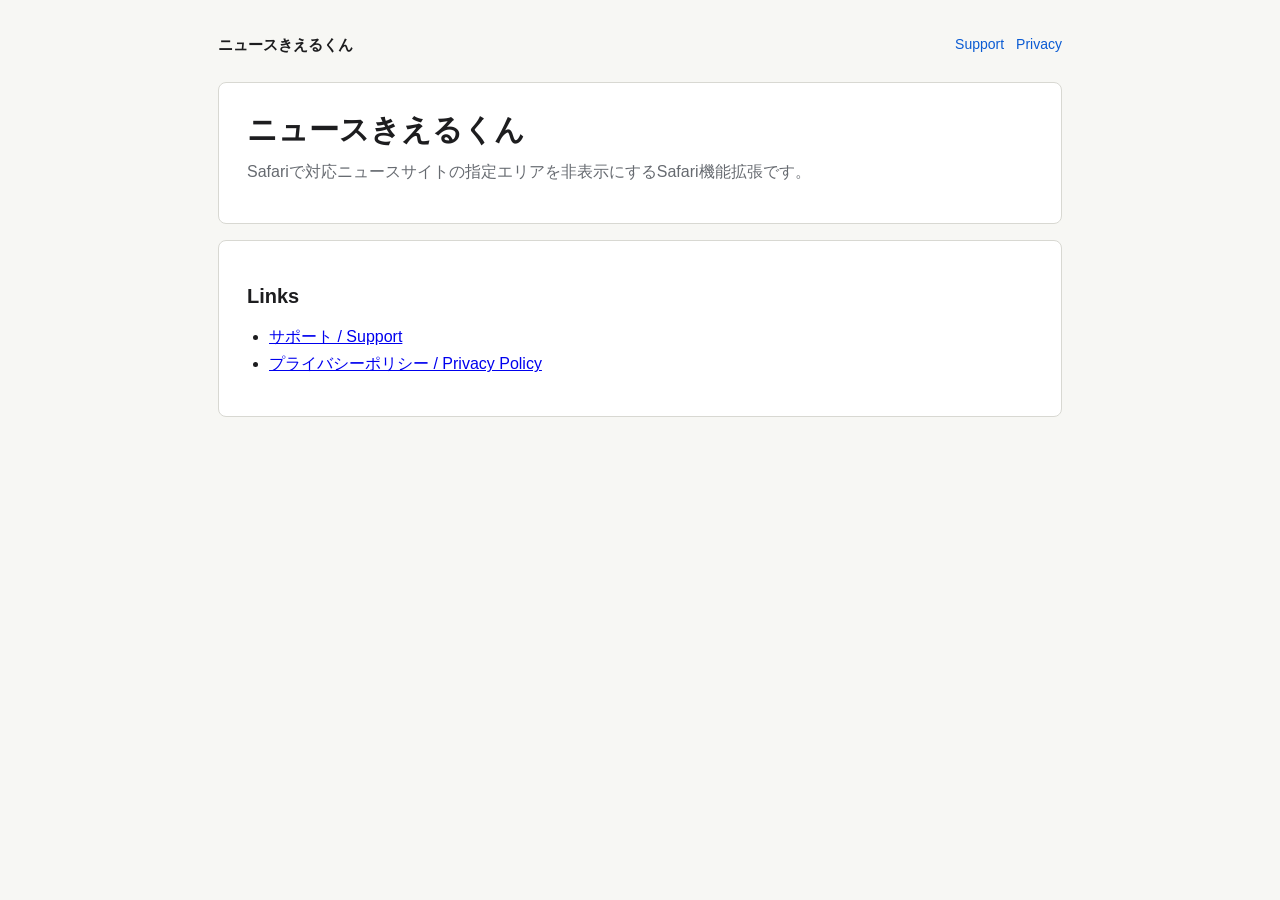
<file: docs/index.html>
<!doctype html>
<html lang="ja">
<head>
  <meta charset="utf-8">
  <meta name="viewport" content="width=device-width, initial-scale=1">
  <title>ニュースきえるくん</title>
  <link rel="stylesheet" href="styles.css">
</head>
<body>
  <main class="page">
    <header class="topbar">
      <div class="brand">ニュースきえるくん</div>
      <nav class="nav" aria-label="Pages">
        <a href="support.html">Support</a>
        <a href="privacy.html">Privacy</a>
      </nav>
    </header>

    <section class="hero">
      <h1>ニュースきえるくん</h1>
      <p class="lead">Safariで対応ニュースサイトの指定エリアを非表示にするSafari機能拡張です。</p>
    </section>

    <section class="content">
      <h2>Links</h2>
      <ul>
        <li><a href="support.html">サポート / Support</a></li>
        <li><a href="privacy.html">プライバシーポリシー / Privacy Policy</a></li>
      </ul>
    </section>
  </main>
</body>
</html>
</file>
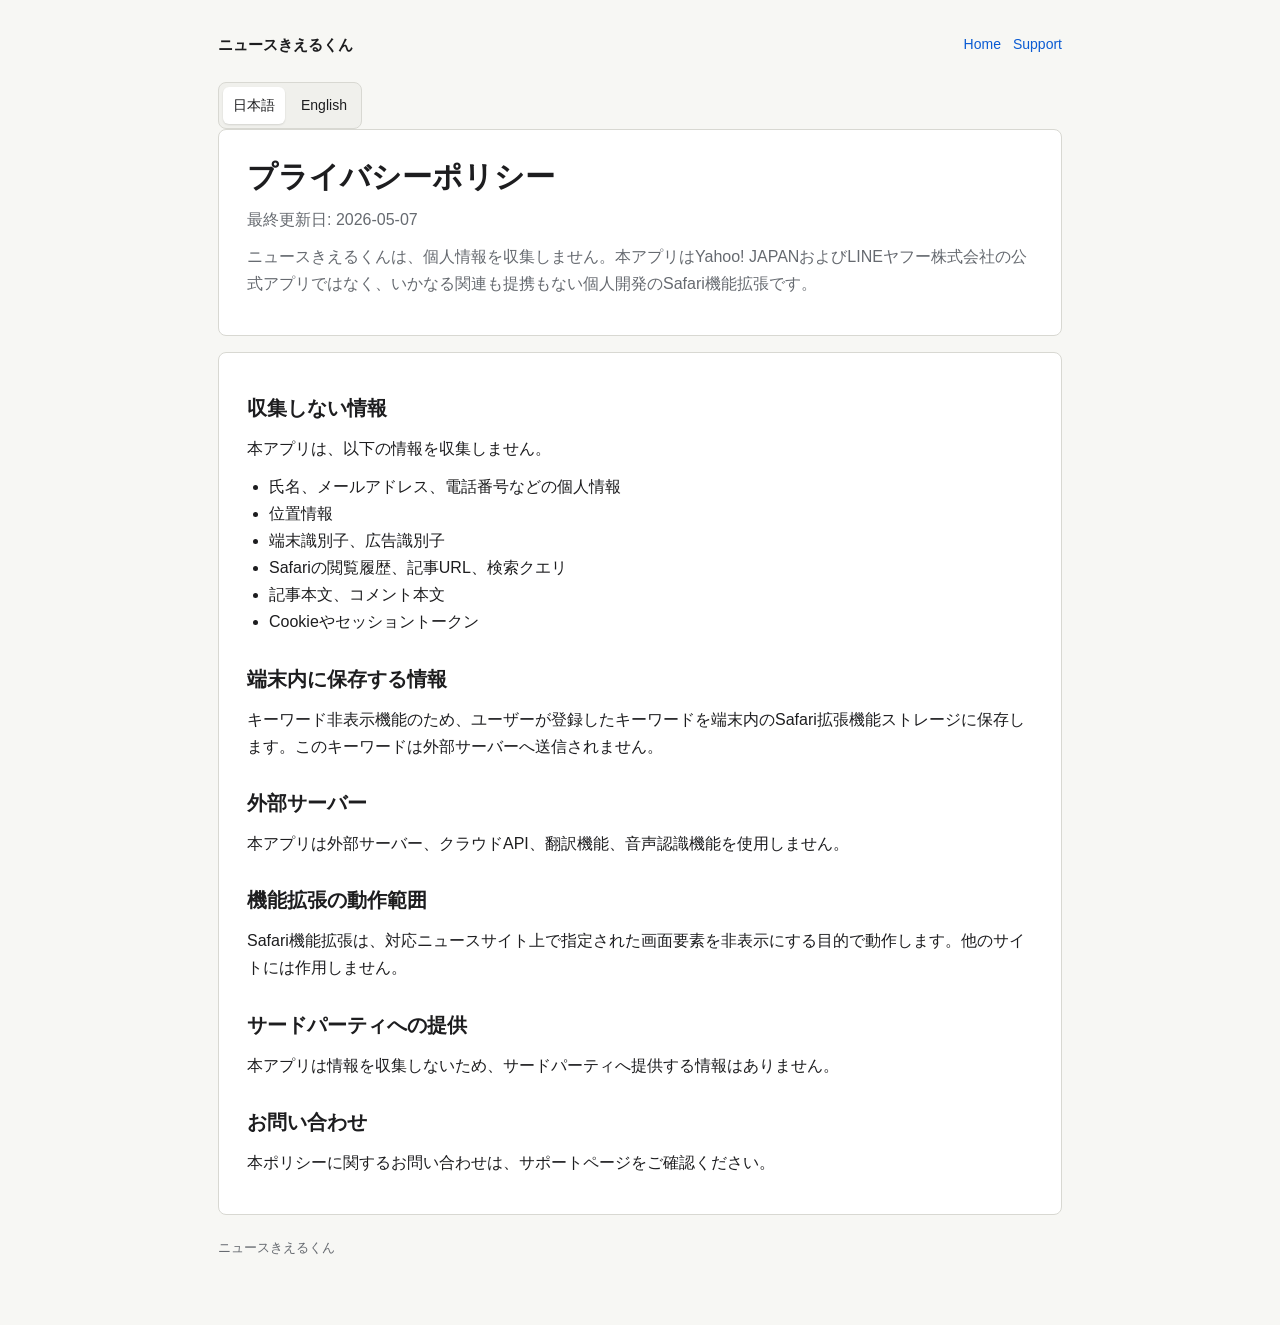
<file: docs/privacy.html>
<!doctype html>
<html lang="ja">
<head>
  <meta charset="utf-8">
  <meta name="viewport" content="width=device-width, initial-scale=1">
  <title>ニュースきえるくん Privacy Policy</title>
  <link rel="stylesheet" href="styles.css">
</head>
<body>
  <main class="page">
    <header class="topbar">
      <div class="brand">ニュースきえるくん</div>
      <nav class="nav" aria-label="Pages">
        <a href="index.html">Home</a>
        <a href="support.html">Support</a>
      </nav>
    </header>

    <div class="language-switch" aria-label="Language">
      <button type="button" data-set-lang="ja" aria-pressed="true">日本語</button>
      <button type="button" data-set-lang="en" aria-pressed="false">English</button>
    </div>

    <section class="hero lang-panel" data-lang="ja">
      <h1>プライバシーポリシー</h1>
      <p class="updated">最終更新日: 2026-05-07</p>
      <p class="lead">ニュースきえるくんは、個人情報を収集しません。本アプリはYahoo! JAPANおよびLINEヤフー株式会社の公式アプリではなく、いかなる関連も提携もない個人開発のSafari機能拡張です。</p>
    </section>

    <section class="content lang-panel" data-lang="ja">
      <h2>収集しない情報</h2>
      <p>本アプリは、以下の情報を収集しません。</p>
      <ul>
        <li>氏名、メールアドレス、電話番号などの個人情報</li>
        <li>位置情報</li>
        <li>端末識別子、広告識別子</li>
        <li>Safariの閲覧履歴、記事URL、検索クエリ</li>
        <li>記事本文、コメント本文</li>
        <li>Cookieやセッショントークン</li>
      </ul>

      <h2>端末内に保存する情報</h2>
      <p>キーワード非表示機能のため、ユーザーが登録したキーワードを端末内のSafari拡張機能ストレージに保存します。このキーワードは外部サーバーへ送信されません。</p>

      <h2>外部サーバー</h2>
      <p>本アプリは外部サーバー、クラウドAPI、翻訳機能、音声認識機能を使用しません。</p>

      <h2>機能拡張の動作範囲</h2>
      <p>Safari機能拡張は、対応ニュースサイト上で指定された画面要素を非表示にする目的で動作します。他のサイトには作用しません。</p>

      <h2>サードパーティへの提供</h2>
      <p>本アプリは情報を収集しないため、サードパーティへ提供する情報はありません。</p>

      <h2>お問い合わせ</h2>
      <p>本ポリシーに関するお問い合わせは、サポートページをご確認ください。</p>
    </section>

    <section class="hero lang-panel" data-lang="en" hidden>
      <h1>Privacy Policy</h1>
      <p class="updated">Last updated: May 7, 2026</p>
      <p class="lead">News Kierukun does not collect personal information. This app is an independently developed Safari extension and is not an official app of, nor affiliated with, Yahoo! JAPAN or LY Corporation.</p>
    </section>

    <section class="content lang-panel" data-lang="en" hidden>
      <h2>Data We Do Not Collect</h2>
      <p>This app does not collect the following information:</p>
      <ul>
        <li>Personal information such as name, email address, or phone number</li>
        <li>Location data</li>
        <li>Device identifiers or advertising identifiers</li>
        <li>Safari browsing history, article URLs, or search queries</li>
        <li>Article body text or comment text</li>
        <li>Cookies or session tokens</li>
      </ul>

      <h2>Data Stored on the Device</h2>
      <p>For the keyword hiding feature, keywords saved by the user are stored locally in Safari extension storage. These keywords are not sent to any external server.</p>

      <h2>External Servers</h2>
      <p>This app does not use external servers, cloud APIs, translation features, or speech recognition.</p>

      <h2>Extension Scope</h2>
      <p>The Safari extension works on the supported news site to hide specified page elements. It does not affect other websites.</p>

      <h2>Third-Party Sharing</h2>
      <p>Because this app does not collect information, there is no information to share with third parties.</p>

      <h2>Contact</h2>
      <p>Please see the support page for privacy-related inquiries.</p>
    </section>

    <p class="footer">ニュースきえるくん</p>
  </main>
  <script src="language.js"></script>
</body>
</html>
</file>
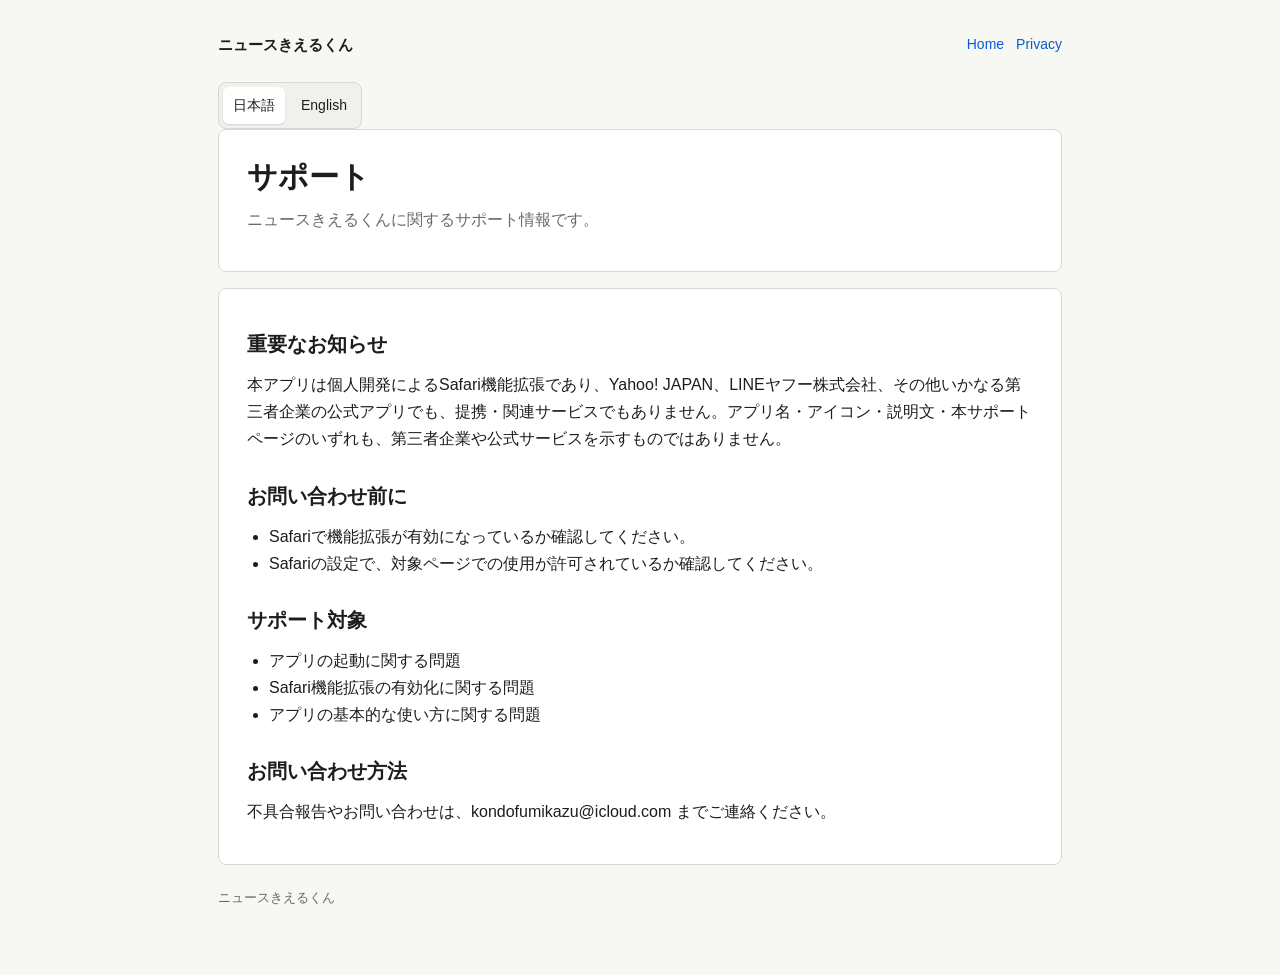
<file: docs/support.html>
<!doctype html>
<html lang="ja">
<head>
  <meta charset="utf-8">
  <meta name="viewport" content="width=device-width, initial-scale=1">
  <title>ニュースきえるくん Support</title>
  <link rel="stylesheet" href="styles.css">
</head>
<body>
  <main class="page">
    <header class="topbar">
      <div class="brand">ニュースきえるくん</div>
      <nav class="nav" aria-label="Pages">
        <a href="index.html">Home</a>
        <a href="privacy.html">Privacy</a>
      </nav>
    </header>

    <div class="language-switch" aria-label="Language">
      <button type="button" data-set-lang="ja" aria-pressed="true">日本語</button>
      <button type="button" data-set-lang="en" aria-pressed="false">English</button>
    </div>

    <section class="hero lang-panel" data-lang="ja">
      <h1>サポート</h1>
      <p class="lead">ニュースきえるくんに関するサポート情報です。</p>
    </section>

    <section class="content lang-panel" data-lang="ja">
      <h2>重要なお知らせ</h2>
      <p>本アプリは個人開発によるSafari機能拡張であり、Yahoo! JAPAN、LINEヤフー株式会社、その他いかなる第三者企業の公式アプリでも、提携・関連サービスでもありません。アプリ名・アイコン・説明文・本サポートページのいずれも、第三者企業や公式サービスを示すものではありません。</p>

      <h2>お問い合わせ前に</h2>
      <ul>
        <li>Safariで機能拡張が有効になっているか確認してください。</li>
        <li>Safariの設定で、対象ページでの使用が許可されているか確認してください。</li>
      </ul>

      <h2>サポート対象</h2>
      <ul>
        <li>アプリの起動に関する問題</li>
        <li>Safari機能拡張の有効化に関する問題</li>
        <li>アプリの基本的な使い方に関する問題</li>
      </ul>

      <h2>お問い合わせ方法</h2>
      <p>不具合報告やお問い合わせは、kondofumikazu@icloud.com までご連絡ください。</p>
    </section>

    <section class="hero lang-panel" data-lang="en" hidden>
      <h1>Support</h1>
      <p class="lead">Support information for News Kierukun.</p>
    </section>

    <section class="content lang-panel" data-lang="en" hidden>
      <h2>Important Notice</h2>
      <p>This app is an independently developed Safari extension. It is not an official app of, nor is it affiliated with or endorsed by, Yahoo! JAPAN, LY Corporation, or any other third-party company. The app name, icon, description, and this support page do not represent any third-party company or official service.</p>

      <h2>Before Contacting Support</h2>
      <ul>
        <li>Confirm that the Safari extension is enabled.</li>
        <li>Confirm that the extension is allowed to run on the target page in Safari settings.</li>
      </ul>

      <h2>Support Scope</h2>
      <ul>
        <li>Problems launching the app</li>
        <li>Problems enabling the Safari extension</li>
        <li>Questions about basic app usage</li>
      </ul>

      <h2>How to Contact</h2>
      <p>For bug reports or support requests, please email kondofumikazu@icloud.com.</p>
    </section>

    <p class="footer">ニュースきえるくん</p>
  </main>
  <script src="language.js"></script>
</body>
</html>
</file>
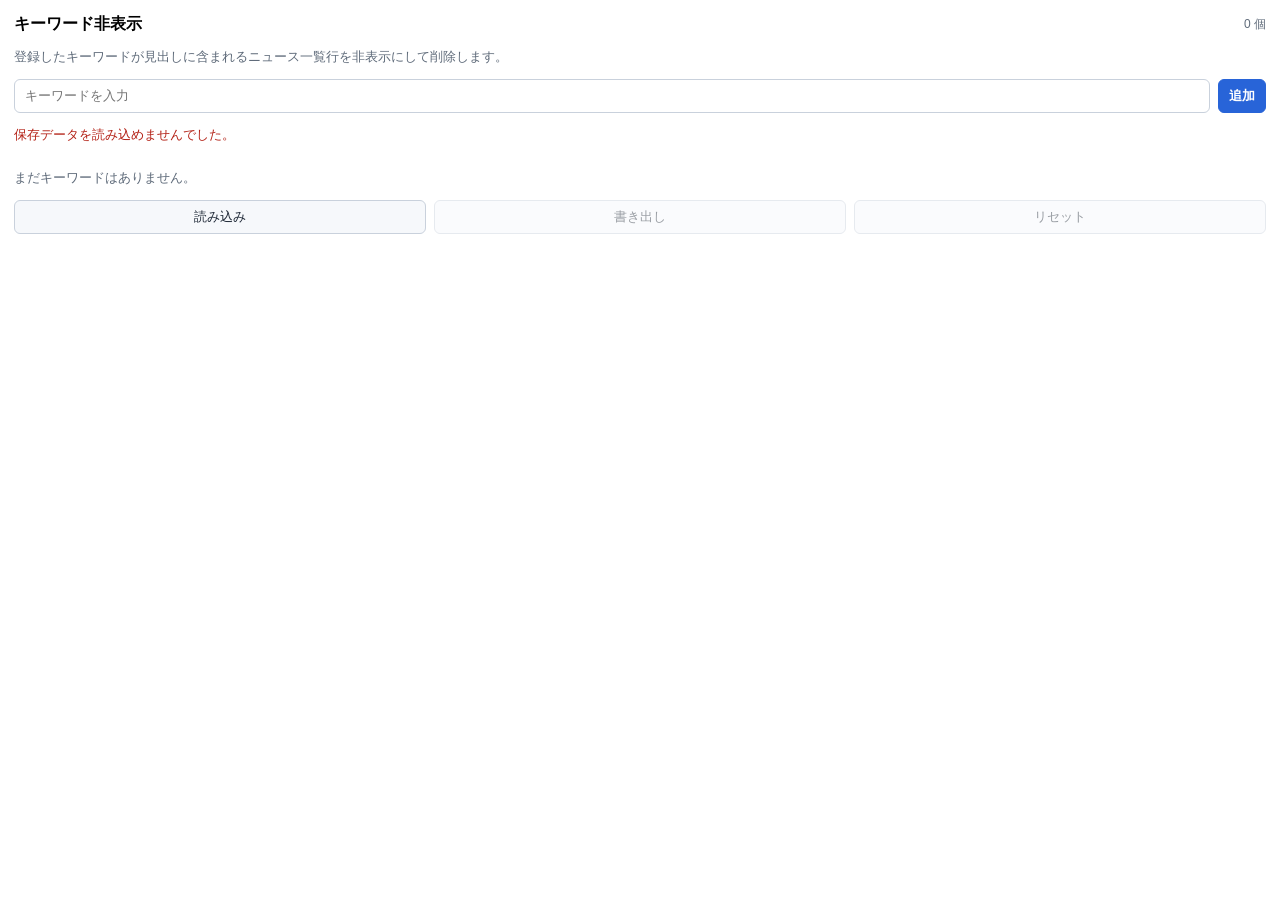
<file: Extension/Resources/popup.html>
<!doctype html>
<html lang="ja">
<head>
  <meta charset="utf-8">
  <meta name="viewport" content="width=device-width, initial-scale=1">
  <title>Y News きえるくん</title>
  <link rel="stylesheet" href="popup.css">
</head>
<body>
  <main class="popup">
    <section class="filters" aria-labelledby="filtersTitle">
      <div class="filters-head">
        <h1 id="filtersTitle">キーワード非表示</h1>
        <span id="kwCount" class="count" aria-live="polite">0 個</span>
      </div>

      <p id="filtersDescription" class="desc">登録したキーワードが見出しに含まれるニュース一覧行を非表示にして削除します。</p>

      <form id="kwForm" class="kw-form" autocomplete="off">
        <input
          id="kwInput"
          class="kw-input"
          type="text"
          maxlength="40"
          placeholder="キーワードを入力"
          enterkeyhint="done"
          autocapitalize="off"
          autocorrect="off"
          spellcheck="false"
          aria-label="追加するキーワード"
        >
        <button id="kwAdd" class="kw-add" type="submit">追加</button>
      </form>

      <p id="kwStatus" class="status" role="status" hidden></p>
      <ul id="kwChips" class="kw-chips" aria-label="登録済みキーワード"></ul>
      <p id="kwEmpty" class="empty">まだキーワードはありません。</p>

      <div id="kwActions" class="kw-actions" role="group" aria-label="キーワード管理">
        <input id="kwFile" type="file" accept=".txt,text/plain" hidden>
        <button id="kwImport" type="button">読み込み</button>
        <button id="kwExport" type="button" disabled>書き出し</button>
        <button id="kwReset" type="button" disabled>リセット</button>
      </div>
    </section>
  </main>

  <script src="keyword_utils.js"></script>
  <script src="popup.js"></script>
</body>
</html>
</file>
<file: docs/styles.css>
:root {
  color-scheme: light;
  --bg: #f7f7f4;
  --text: #1d1d1f;
  --muted: #666a70;
  --line: #d8d8d2;
  --panel: #ffffff;
  --accent: #0a5bd3;
}

* {
  box-sizing: border-box;
}

body {
  margin: 0;
  background: var(--bg);
  color: var(--text);
  font-family: -apple-system, BlinkMacSystemFont, "Helvetica Neue", Arial, sans-serif;
  line-height: 1.7;
}

.page {
  max-width: 880px;
  margin: 0 auto;
  padding: 32px 18px 56px;
}

.topbar {
  display: flex;
  align-items: center;
  justify-content: space-between;
  gap: 16px;
  margin-bottom: 24px;
}

.brand {
  font-size: 15px;
  font-weight: 700;
}

.nav {
  display: flex;
  gap: 12px;
  flex-wrap: wrap;
}

.nav a {
  color: var(--accent);
  font-size: 14px;
  text-decoration: none;
}

.hero,
.content {
  background: var(--panel);
  border: 1px solid var(--line);
  border-radius: 8px;
}

.hero {
  padding: 28px;
  margin-bottom: 16px;
}

.content {
  padding: 12px 28px 28px;
}

h1 {
  margin: 0 0 8px;
  font-size: 30px;
  line-height: 1.25;
}

h2 {
  margin: 26px 0 8px;
  font-size: 20px;
}

p,
ul {
  margin: 10px 0;
}

ul {
  padding-left: 22px;
}

.lead,
.updated {
  color: var(--muted);
}

.language-switch {
  display: inline-flex;
  gap: 6px;
  padding: 4px;
  border: 1px solid var(--line);
  border-radius: 8px;
  background: #f0f0ec;
}

.language-switch button {
  min-width: 54px;
  border: 0;
  border-radius: 6px;
  padding: 7px 10px;
  background: transparent;
  color: var(--text);
  font: inherit;
  font-size: 14px;
  cursor: pointer;
}

.language-switch button[aria-pressed="true"] {
  background: var(--panel);
  box-shadow: 0 1px 2px rgba(0, 0, 0, 0.12);
}

.lang-panel[hidden] {
  display: none;
}

.footer {
  color: var(--muted);
  font-size: 13px;
  margin-top: 22px;
}

@media (max-width: 620px) {
  .topbar {
    align-items: flex-start;
    flex-direction: column;
  }

  .hero,
  .content {
    padding: 20px;
  }

  h1 {
    font-size: 25px;
  }
}
</file>
<file: Extension/Resources/popup.css>
:root {
  color-scheme: light dark;
  font: 13px -apple-system, BlinkMacSystemFont, "Helvetica Neue", sans-serif;
  background: Canvas;
  color: CanvasText;
}

* {
  box-sizing: border-box;
}

body {
  margin: 0;
  min-width: 320px;
}

button,
input {
  font: inherit;
}

.popup {
  padding: 14px;
}

.filters {
  display: grid;
  gap: 12px;
}

.filters-head {
  display: flex;
  align-items: center;
  justify-content: space-between;
  gap: 12px;
}

h1 {
  margin: 0;
  font-size: 16px;
  font-weight: 700;
}

.count {
  color: #5f6b7a;
  font-size: 12px;
  white-space: nowrap;
}

.desc,
.empty,
.status {
  margin: 0;
  color: #5f6b7a;
  line-height: 1.5;
}

.status {
  color: #b42318;
}

.status[data-tone="ok"] {
  color: #0f6b3f;
}

.status[data-tone="info"] {
  color: #5f6b7a;
}

.kw-form {
  display: grid;
  grid-template-columns: 1fr auto;
  gap: 8px;
}

.kw-input {
  width: 100%;
  min-width: 0;
  border: 1px solid #c9d1dc;
  border-radius: 6px;
  padding: 8px 10px;
  background: Canvas;
  color: CanvasText;
}

.kw-input:focus {
  border-color: #2864d8;
  outline: 2px solid color-mix(in srgb, #2864d8 30%, transparent);
}

button {
  border: 1px solid #c9d1dc;
  border-radius: 6px;
  padding: 7px 10px;
  background: #f6f8fb;
  color: #1f2937;
  cursor: pointer;
}

button:hover:not(:disabled) {
  background: #eef3fb;
}

button:disabled {
  cursor: default;
  opacity: 0.45;
}

.kw-add {
  background: #2864d8;
  border-color: #2864d8;
  color: #fff;
  font-weight: 700;
}

.kw-add:hover:not(:disabled) {
  background: #1f55bf;
}

.kw-chips {
  display: flex;
  flex-wrap: wrap;
  gap: 8px;
  margin: 0;
  padding: 0;
  list-style: none;
}

.kw-chip {
  display: inline-flex;
  align-items: center;
  max-width: 100%;
  border: 1px solid #d4dbe6;
  border-radius: 999px;
  background: #f6f8fb;
  overflow: hidden;
}

.kw-chip-text {
  min-width: 0;
  overflow: hidden;
  padding: 5px 8px 5px 10px;
  text-overflow: ellipsis;
  white-space: nowrap;
}

.kw-chip-del {
  width: 28px;
  height: 28px;
  border: 0;
  border-left: 1px solid #d4dbe6;
  border-radius: 0;
  padding: 0;
  background: transparent;
  color: #667085;
}

.kw-chip-del::before {
  content: "×";
  font-size: 16px;
  line-height: 1;
}

.kw-actions {
  display: grid;
  grid-template-columns: repeat(3, 1fr);
  gap: 8px;
}

@media (prefers-color-scheme: dark) {
  .count,
  .desc,
  .empty,
  .status[data-tone="info"] {
    color: #a8b3c2;
  }

  .kw-input,
  button,
  .kw-chip {
    border-color: #3c4656;
  }

  button,
  .kw-chip {
    background: #1f2430;
    color: #f3f4f6;
  }

  button:hover:not(:disabled) {
    background: #283044;
  }
}
</file>
